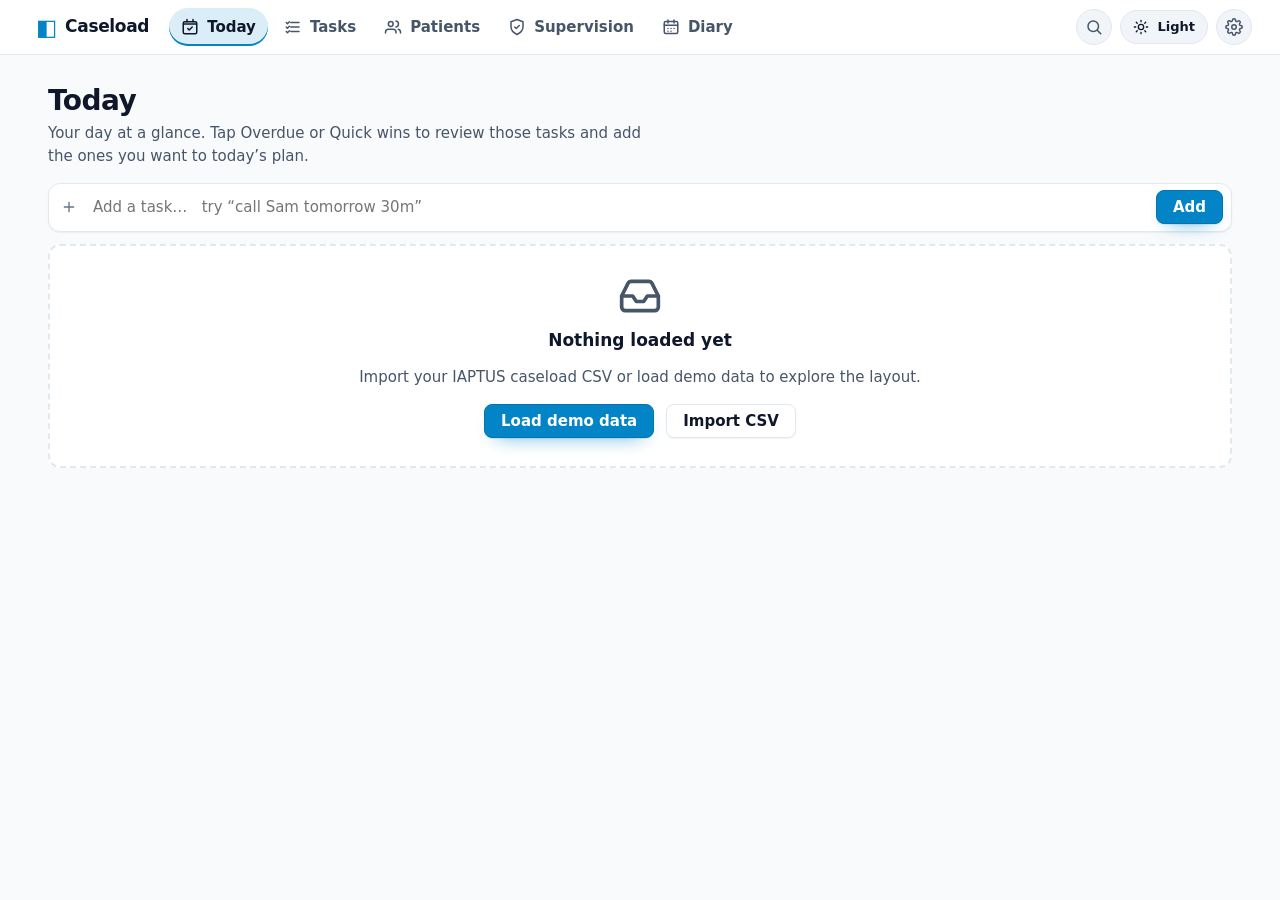
<file: index.html>
<!DOCTYPE html>
<html lang="en">
<head>
  <meta charset="UTF-8" />
  <meta name="viewport" content="width=device-width, initial-scale=1" />
  <title>Caseload Manager</title>
  <meta name="description" content="Offline, ADHD-friendly caseload, task and diary manager. Local data only." />
  <!-- Keeps this personal tool out of search engines (works on project pages too). Remove to allow indexing. -->
  <meta name="robots" content="noindex" />
  <meta name="color-scheme" content="light dark" />
  <meta name="theme-color" content="#5b21b6" />

  <!-- PWA -->
  <link rel="manifest" href="manifest.webmanifest" />
  <link rel="icon" href="icon.svg" type="image/svg+xml" />
  <link rel="icon" href="icon-192.png" type="image/png" sizes="192x192" />
  <link rel="apple-touch-icon" href="apple-touch-icon.png" />
  <meta name="apple-mobile-web-app-capable" content="yes" />
  <meta name="apple-mobile-web-app-title" content="Caseload" />

  <link rel="stylesheet" href="styles.css" />
</head>
<body>
  <!-- Skip link for keyboard users -->
  <a class="skip-link" href="#view">Skip to main content</a>

  <div id="app" class="app">
    <!-- Sidebar primary navigation: routes, smart lists and global controls -->
    <header class="sidebar" id="sidebar" aria-label="Primary navigation">
      <div class="sidebar__row">
        <div class="sidebar__head">
          <a class="sidebar__brand" href="#/today" aria-label="Caseload home" title="Caseload">
            <span class="brand__mark" aria-hidden="true">◧</span>
            <span class="brand__name">Caseload</span>
          </a>
        </div>

        <nav class="side-nav" id="nav" aria-label="Main views"></nav>

        <div id="side-lists"></div>

        <div class="sidebar__spacer"></div>

        <div class="sidebar__foot">
          <button class="icon-btn" id="nav-search-btn" type="button" aria-label="Search" title="Search (Ctrl+K)">
            <svg class="icon" viewBox="0 0 24 24" fill="none" stroke="currentColor" stroke-width="2" stroke-linecap="round" stroke-linejoin="round" aria-hidden="true"><circle cx="11" cy="11" r="7"/><line x1="21" y1="21" x2="16.65" y2="16.65"/></svg>
          </button>
          <button class="theme-toggle" id="theme-toggle" type="button" aria-label="Toggle theme" title="Toggle theme">
            <span class="theme-toggle__icon" aria-hidden="true"><svg class="icon" viewBox="0 0 24 24" fill="none" stroke="currentColor" stroke-width="2" stroke-linecap="round" stroke-linejoin="round"><circle cx="12" cy="12" r="4"/><path d="M12 2v2M12 20v2M4.93 4.93l1.41 1.41M17.66 17.66l1.41 1.41M2 12h2M20 12h2M6.34 17.66l-1.41 1.41M19.07 4.93l-1.41 1.41"/></svg></span>
            <span class="theme-toggle__label">Theme</span>
          </button>
          <button class="icon-btn" data-action="goto-settings" aria-label="Settings" title="Settings">
            <svg class="icon" viewBox="0 0 24 24" fill="none" stroke="currentColor" stroke-width="2" stroke-linecap="round" stroke-linejoin="round" aria-hidden="true"><circle cx="12" cy="12" r="3"/><path d="M19.4 15a1.7 1.7 0 0 0 .34 1.87l.06.06a2 2 0 1 1-2.83 2.83l-.06-.06a1.7 1.7 0 0 0-1.87-.34 1.7 1.7 0 0 0-1 1.55V21a2 2 0 1 1-4 0v-.09a1.7 1.7 0 0 0-1.11-1.55 1.7 1.7 0 0 0-1.87.34l-.06.06a2 2 0 1 1-2.83-2.83l.06-.06a1.7 1.7 0 0 0 .34-1.87 1.7 1.7 0 0 0-1.55-1H3a2 2 0 1 1 0-4h.09A1.7 1.7 0 0 0 4.64 8.9a1.7 1.7 0 0 0-.34-1.87l-.06-.06a2 2 0 1 1 2.83-2.83l.06.06a1.7 1.7 0 0 0 1.87.34H9a1.7 1.7 0 0 0 1-1.55V3a2 2 0 1 1 4 0v.09a1.7 1.7 0 0 0 1 1.55 1.7 1.7 0 0 0 1.87-.34l.06-.06a2 2 0 1 1 2.83 2.83l-.06.06a1.7 1.7 0 0 0-.34 1.87V9a1.7 1.7 0 0 0 1.55 1H21a2 2 0 1 1 0 4h-.09a1.7 1.7 0 0 0-1.55 1Z"/></svg>
          </button>
        </div>
      </div>
    </header>

    <div class="sidebar-backdrop" id="sidebar-backdrop" data-action="close-sidebar" hidden></div>

    <div class="content">
      <!-- Compact top bar: only shown on small screens where the sidebar is off-canvas -->
      <header class="topbar">
        <button class="topbar__menu" data-action="toggle-sidebar" aria-label="Toggle navigation"
                aria-expanded="false" aria-controls="sidebar">
          <span aria-hidden="true"><svg class="icon" viewBox="0 0 24 24" fill="none" stroke="currentColor" stroke-width="2" stroke-linecap="round" stroke-linejoin="round"><path d="M4 6h16M4 12h16M4 18h16"/></svg></span>
        </button>
        <span class="topbar__title">Caseload Manager</span>
      </header>

      <!-- Router renders the active view here -->
      <main id="view" class="view" tabindex="-1"></main>
    </div>

    <!-- Floating quick-add task button (also Alt+E) -->
    <button class="fab" id="fab-new-task" data-action="new-task"
            aria-label="New task (Alt+E)" title="New task (Alt+E)">
      <span class="fab__label" aria-hidden="true">New task</span>
      <span class="fab__icon" aria-hidden="true">＋</span>
    </button>

    <!-- Overlay roots -->
    <div id="modal-root" class="modal-root" hidden></div>
    <div id="toast-root" class="toast-root" role="status" aria-live="polite"></div>

    <!-- Patient details drawer -->
    <div id="drawer-root" class="drawer-root" aria-hidden="true">
      <div class="drawer-backdrop" data-action="close-drawer"></div>
      <aside class="drawer" role="dialog" aria-label="Patient details">
        <div id="drawer-content"></div>
      </aside>
    </div>
  </div>

  <!-- Hidden file input reused by import controls -->
  <input type="file" id="file-input" accept=".csv,.json,text/csv,application/json" hidden />

  <script src="app.js"></script>
</body>
</html>
</file>
<file: styles.css>
/* ==========================================================================
   Caseload Manager — styles.css
   ADHD-friendly: low clutter, high functional contrast, generous spacing.
   All theme values live in :root so contrast/tweaks stay centralised.
   ========================================================================== */

/* ---- Design tokens ------------------------------------------------ */
:root {
  /* Native controls (select popups, date/time pickers, scrollbars) follow the
     app theme rather than the OS preference — otherwise a light theme on a
     dark-mode OS renders controls dark with dark text. */
  color-scheme: light;
  /* Spacing scale (4px base) */
  --space-1: 4px;
  --space-2: 8px;
  --space-3: 12px;
  --space-4: 16px;
  --space-5: 20px;
  --space-6: 28px;

  /* Radii & elevation */
  --radius-sm: 8px;
  --radius: 12px;
  --radius-lg: 16px;
  --shadow-sm: 0 1px 1px rgba(15, 23, 42, 0.02), 0 1px 2px rgba(15, 23, 42, 0.04);
  --shadow: 0 1px 2px rgba(15, 23, 42, 0.02), 0 4px 16px -4px rgba(15, 23, 42, 0.12);
  --shadow-lg: 0 2px 4px rgba(15, 23, 42, 0.02), 0 24px 48px -24px rgba(15, 23, 42, 0.24);

  /* Typography */
  --font: system-ui, -apple-system, "Segoe UI", Roboto, Helvetica, Arial, sans-serif;
  --font-mono: ui-monospace, SFMono-Regular, Menlo, Consolas, monospace;
  --fs-sm: 0.8125rem;
  --fs-base: 0.9375rem;
  --fs-lg: 1.0625rem;
  --fs-xl: 1.375rem;
  --fs-2xl: 1.75rem;

  /* Surfaces & text */
  --bg: #F8FAFC;
  --surface: #FFFFFF;
  --surface-2: #F1F5F9;
  --surface-3: #E2E8F0;
  --border: #E2E8F0;
  --border-strong: #CBD5E1;
  --text: #0F172A;
  --text-muted: #475569;
  --text-faint: #64748B;

  /* Brand & semantic colours */
  --accent: #0284C7;
  --accent-hover: #0369A1;
  --accent-contrast: #FFFFFF;
  --danger: #DC2626;
  --warning: #D97706;
  --success: #059669;
  --info: #0D9488;

  /* Semantic tints (backgrounds for badges) */
  --danger-tint: #FEE2E2;
  --warning-tint: #FEF3C7;
  --success-tint: #ECFDF5;
  --info-tint: #CCFBF1;
  --accent-tint: #E0F2FE;

  --focus-ring: 3px solid #2f7dff;
  /* Checkmark drawn inside a checked square checkbox (colour per theme) */
  --checkbox-check: url("data:image/svg+xml,%3Csvg xmlns='http://www.w3.org/2000/svg' viewBox='0 0 16 16'%3E%3Cpath d='M3 8.5l3.2 3.2L13 4.8' fill='none' stroke='%23ffffff' stroke-width='2.6' stroke-linecap='round' stroke-linejoin='round'/%3E%3C/svg%3E");
}

[data-theme="dark"] {
  color-scheme: dark;
  --bg: #0B0F14;
  --surface: #111418;
  --surface-2: #151A21;
  --surface-3: #1F242C;
  --border: #2A3038;
  --border-strong: #3B4450;
  --text: #F8FAFC;
  --text-muted: #CBD5E1;
  --text-faint: #A9B4C2;

  --accent: #38BDF8;
  --accent-hover: #0EA5E9;
  --accent-contrast: #0B0F14;
  --danger: #EF4444;
  --warning: #FBBF24;
  --success: #34D399;
  --info: #5EEAD4;

  --danger-tint: #450A0A;
  --warning-tint: #451A03;
  --success-tint: #052E16;
  --info-tint: #134E4A;
  --accent-tint: #082F49;

  --focus-ring: 3px solid #a5b4fc;
  --checkbox-check: url("data:image/svg+xml,%3Csvg xmlns='http://www.w3.org/2000/svg' viewBox='0 0 16 16'%3E%3Cpath d='M3 8.5l3.2 3.2L13 4.8' fill='none' stroke='%230b1020' stroke-width='2.6' stroke-linecap='round' stroke-linejoin='round'/%3E%3C/svg%3E");
  --shadow-sm: 0 1px 1px rgba(0, 0, 0, 0.25), 0 1px 2px rgba(0, 0, 0, 0.4);
  --shadow: 0 1px 1px rgba(0, 0, 0, 0.25), 0 10px 30px -12px rgba(15, 23, 42, 0.9);
  --shadow-lg: 0 2px 4px rgba(0, 0, 0, 0.3), 0 40px 60px -40px rgba(99, 102, 241, 0.25);
}

[data-theme="contrast"] {
  color-scheme: dark;
  --bg: #000000;
  --surface: #000000;
  --surface-2: #0a0a0a;
  --surface-3: #141414;
  --border: #ffffff;
  --border-strong: #ffffff;
  --text: #ffffff;
  --text-muted: #f0f0f0;
  --text-faint: #e0e0e0;

  --accent: #ffe600;
  --accent-hover: #fff45c;
  --accent-contrast: #000000;
  --danger: #ff6b6b;
  --warning: #ffd93d;
  --success: #66ff8a;
  --info: #7fc4ff;

  --danger-tint: #330000;
  --warning-tint: #332800;
  --success-tint: #003314;
  --info-tint: #00264d;
  --accent-tint: #2a2700;

  --focus-ring: 3px solid #ffe600;
  --checkbox-check: url("data:image/svg+xml,%3Csvg xmlns='http://www.w3.org/2000/svg' viewBox='0 0 16 16'%3E%3Cpath d='M3 8.5l3.2 3.2L13 4.8' fill='none' stroke='%23000000' stroke-width='2.6' stroke-linecap='round' stroke-linejoin='round'/%3E%3C/svg%3E");
  --shadow-sm: none;
  --shadow: 0 0 0 1px #ffffff;
  --shadow-lg: 0 0 0 1px #ffffff, 0 0 0 4px color-mix(in srgb, #ffe600 40%, transparent);
}

/* ---- Reset / base ------------------------------------------------- */
*, *::before, *::after { box-sizing: border-box; }

/* Selection */
::selection {
  background: color-mix(in srgb, var(--accent) 24%, transparent);
  color: inherit;
}

body {
  margin: 0;
  background: var(--bg);
  color: var(--text);
  font-family: var(--font);
  font-size: var(--fs-base);
  line-height: 1.5;
  -webkit-font-smoothing: antialiased;
}

h1, h2, h3 { line-height: 1.25; margin: 0; }

a { color: var(--accent); }

button, input, select, textarea { font: inherit; color: inherit; }

input[readonly] { background: var(--surface-2); color: var(--text-muted); cursor: not-allowed; }

:focus-visible { outline: var(--focus-ring); outline-offset: 2px; }

.visually-hidden {
  position: absolute; width: 1px; height: 1px;
  padding: 0; margin: -1px; overflow: hidden;
  clip: rect(0 0 0 0); white-space: nowrap; border: 0;
}

.skip-link {
  position: absolute; left: var(--space-3); top: -48px;
  background: var(--accent); color: var(--accent-contrast);
  padding: var(--space-2) var(--space-4); border-radius: var(--radius-sm);
  z-index: 100; text-decoration: none; transition: top .15s ease;
}
.skip-link:focus { top: var(--space-3); }

/* ---- App shell ---------------------------------------------------- */
:root { --sidebar-h: 76px; --sidebar-h-collapsed: 60px; }

.app {
  display: flex;
  flex-direction: column;
  min-height: 100vh;
}

/* Sidebar (desktop/top) */
.sidebar {
  position: sticky; top: 0; z-index: 40;
  align-self: stretch;
  background: var(--surface);
  backdrop-filter: none;
  -webkit-backdrop-filter: none;
  border-bottom: 1px solid var(--border);
  box-shadow: none;
}

.sidebar__row {
  display: flex;
  align-items: center;
  gap: var(--space-3);
  padding: var(--space-2) clamp(var(--space-4), 4vw, var(--space-6));
  flex-wrap: nowrap;
  overflow-x: auto;
  overflow-y: hidden;
  max-height: var(--sidebar-h);
  transition: max-height .18s ease, padding .18s ease, gap .18s ease;
}

.sidebar__head {
  display: flex;
  align-items: center;
  gap: var(--space-2);
  flex: none;
}
.sidebar__head .sidebar__brand { flex: none; min-width: 0; }

.sidebar__brand {
  display: flex; align-items: center; gap: var(--space-2);
  font-weight: 800; text-decoration: none; color: var(--text);
  padding: var(--space-1) var(--space-2);
  border-radius: var(--radius-sm);
  white-space: nowrap;
  letter-spacing: -0.01em;
}
.sidebar__brand:hover { background: var(--surface-2); }
.brand__mark { color: var(--accent); font-size: 1.5em; line-height: 1; }
.brand__name { font-size: var(--fs-lg); letter-spacing: -0.02em; }

.sidebar__toggle {
  display: none;
}

/* Sidebar nav + smart lists */
.side-nav, #side-lists {
  display: flex;
  flex-direction: row;
  align-items: center;
  gap: var(--space-1);
  flex-wrap: nowrap;
}

.side-group__title {
  display: none;
}
.side-link {
  display: flex; align-items: center; gap: var(--space-2);
  appearance: none; border: 0; background: transparent; color: var(--text-muted);
  font: inherit; font-weight: 600; text-align: left; cursor: pointer;
  padding: 6px var(--space-3);
  border-radius: 999px;
  text-decoration: none;
  white-space: nowrap;
  min-height: 38px;
  transition: color .15s ease, background .15s ease, box-shadow .15s ease, transform .15s ease;
}
.side-link:hover { background: var(--surface-2); color: var(--text); }
.side-link[aria-current="page"], .side-link--on { background: color-mix(in srgb, var(--accent) 14%, transparent); color: var(--text); box-shadow: inset 0 -2px 0 var(--accent); }
.side-link__icon { flex: none; width: 18px; height: 18px; display: grid; place-items: center; }
.side-link__icon svg { width: 18px; height: 18px; display: block; }
.side-link__label { overflow: hidden; text-overflow: ellipsis; white-space: nowrap; }
.side-link__count {
  font-size: var(--fs-sm); font-weight: 700;
  color: var(--text-faint); background: var(--surface-2); border-radius: 999px;
  padding: 0 var(--space-2); min-width: 1.5em; text-align: center;
}
.side-link--on .side-link__count { background: var(--accent); color: var(--accent-contrast); }

.sidebar__spacer { flex: 1 1 auto; min-width: var(--space-2); }

.sidebar__foot {
  display: flex;
  align-items: center;
  gap: var(--space-2);
  flex: none;
  margin-left: auto;
}
.theme-toggle {
  display: inline-flex;
  align-items: center;
  gap: var(--space-2);
  appearance: none;
  border: 1px solid var(--border);
  background: var(--surface-2);
  color: var(--text);
  padding: 6px var(--space-3);
  border-radius: 999px;
  font: inherit;
  font-weight: 600;
  cursor: pointer;
  transition: background .15s ease, border-color .15s ease, transform .15s ease;
}
.theme-toggle:hover { background: var(--surface-3); }
.theme-toggle__icon { line-height: 1; }
.theme-toggle__label { font-size: var(--fs-sm); }
.icon-btn {
  display: inline-flex;
  align-items: center;
  justify-content: center;
  width: 36px;
  height: 36px;
  appearance: none;
  border: 1px solid var(--border);
  background: var(--surface-2);
  color: var(--text-muted);
  border-radius: 999px;
  cursor: pointer;
  padding: 0;
  transition: background .15s ease, color .15s ease, transform .15s ease;
}
.icon-btn:hover { background: var(--surface-3); color: var(--text); }
/* The 1px lift on hover is decoration: only run it when the user is happy
   for movement (prefers-reduced-motion: reduce already kills transitions,
   but a transform is an instant jump, not an animation, so gate it here). */
@media (prefers-reduced-motion: no-preference) {
  .side-link:hover,
  .theme-toggle:hover,
  .icon-btn:hover { transform: translateY(-1px); }
}
.icon-btn .icon { width: 18px; height: 18px; }
.side-pills { display: flex; flex-wrap: nowrap; gap: var(--space-1); }

.pill {
  font-size: var(--fs-sm); color: var(--text-muted);
  background: var(--surface-2); border: 1px solid var(--border);
  padding: 4px var(--space-2);
  border-radius: 999px;
  white-space: nowrap;
}

/* Offline-ready indicator + inline warnings (Phase 6) */
#pwa-pill { color: var(--success); }
.is-offline #pwa-pill { color: var(--warning); }
.hint--warning { color: var(--warning); font-weight: 600; }

/* Content column */
.content { display: flex; flex-direction: column; min-width: 0; flex: 1; }

.topbar {
  display: none; position: sticky; top: 0; z-index: 30;
  align-items: center; gap: var(--space-3);
  padding: var(--space-2) var(--space-4);
  background: var(--surface); border-bottom: 1px solid var(--border);
}
.topbar__menu {
  appearance: none; border: 1px solid var(--border); background: var(--surface-2);
  color: var(--text); border-radius: var(--radius-sm); cursor: pointer;
  width: 40px; height: 40px; font-size: 1.1rem; display: grid; place-items: center;
}
.topbar__title { font-weight: 700; }

/* ---- Main view ---------------------------------------------------- */
.view {
  flex: 1; width: 100%; max-width: 1240px;
  margin-inline: auto; padding: clamp(var(--space-4), 3vw, var(--space-6));
}
.view:focus { outline: none; }


.view__head { margin-bottom: var(--space-4); }
/* Header with actions: title block left, buttons top-right (SaaS convention). */
.view__head--split {
  display: flex; align-items: flex-start; justify-content: space-between;
  gap: var(--space-4); flex-wrap: wrap;
}
.view__head--split > div { min-width: 0; }
.view__actions { display: flex; align-items: center; gap: var(--space-2); flex: none; }
.view__title { font-size: var(--fs-2xl); letter-spacing: -0.02em; }
.view__subtitle { color: var(--text-muted); margin-top: var(--space-1); max-width: 65ch; }

/* ---- Cards / panels ---------------------------------------------- */
.panel {
  background: var(--surface); border: 1px solid var(--border);
  border-radius: var(--radius-lg); padding: var(--space-4);
  box-shadow: var(--shadow);
}
.panel + .panel { margin-top: var(--space-3); }
.panel__title { font-size: var(--fs-lg); margin-bottom: var(--space-2); }

/* Cards carry their accent along the TOP, not the left: a tinted header band
   that bleeds to the card edges with the title sitting inside it. */
.panel > .panel__title:first-child {
  margin: calc(-1 * var(--space-4)) calc(-1 * var(--space-4)) var(--space-3);
  padding: var(--space-3) var(--space-4);
  background: var(--card-tint, var(--surface-2));
  color: var(--card-accent, var(--text));
  border-bottom: 1px solid var(--border);
  border-top-left-radius: calc(var(--radius) - 1px);
  border-top-right-radius: calc(var(--radius) - 1px);
  font-size: var(--fs-base); font-weight: 700;
}
.panel > .panel__title .panel__subhead { margin: 0 0 0 var(--space-2); }

/* Collapsible card header (Today view): the title row is a button that folds the
   body away, leaving a slim card with just its heading. */
.panel__title--btn {
  display: flex; align-items: center; justify-content: space-between;
  gap: var(--space-2); text-align: left;
  /* A <button> won't stretch at auto width, so fill the full bleed explicitly:
     100% of the panel's content box plus the header's negative side margins. */
  width: calc(100% + var(--space-4) * 2);
  font-family: inherit; cursor: pointer; appearance: none;
  background: none; border: 0; border-radius: 0;
}
.panel__title--btn:hover { filter: brightness(.97); }
.panel__title--btn:focus-visible { outline: 2px solid var(--accent); outline-offset: -2px; }
.panel__chevron {
  flex: none; display: inline-grid; place-items: center;
  width: 1.15em; height: 1.15em;
  transition: transform .18s ease;
}
.panel--collapsed .panel__chevron { transform: rotate(-90deg); }

/* A folded card is just its heading band — no body, no trailing padding. */
.panel--collapsed { padding-bottom: 0; }
.panel--collapsed > .panel__title:first-child { margin-bottom: 0; border-bottom: 0; }
.panel--collapsed .panel__list { display: none; }
.next-up__title { font-weight: 700; font-size: var(--fs-lg); margin-bottom: var(--space-1); }

.card-grid {
  display: grid; gap: var(--space-3);
  grid-template-columns: repeat(auto-fill, minmax(220px, 1fr));
}

.stat-grid {
  display: grid; grid-template-columns: repeat(auto-fit, minmax(64px, 1fr));
  gap: var(--space-2); margin-bottom: var(--space-3);
}
.stat {
  background: var(--surface); border: 1px solid var(--border);
  border-top: 4px solid var(--accent);
  border-radius: var(--radius); padding: var(--space-2);
  box-shadow: var(--shadow-sm);
  aspect-ratio: 1/1; display: flex; flex-direction: column;
  align-items: center; justify-content: center; text-align: center;
}
.stat--danger { border-top-color: var(--danger); }
.stat--warning { border-top-color: var(--warning); }
.stat--success { border-top-color: var(--success); }
.stat__value { font-size: var(--fs-lg); font-weight: 700; line-height: 1.1; font-variant-numeric: tabular-nums; }
.stat__label { color: var(--text-muted); font-size: var(--fs-sm); margin-top: var(--space-1); }

/* Compact, tappable stat pills (Today view) */
.stat-grid--compact {
  display: flex; flex-wrap: wrap; gap: var(--space-2);
  margin-bottom: var(--space-3);
}
.stat--compact {
  aspect-ratio: auto; flex-direction: row; align-items: center;
  gap: var(--space-2); padding: var(--space-1) var(--space-3);
  width: auto; min-width: 0;
  font: inherit; color: var(--text); text-align: left;
}
button.stat--compact { cursor: pointer; }
.stat--compact .stat__value { font-size: var(--fs-lg); font-variant-numeric: tabular-nums; }
.stat--compact .stat__label { margin-top: 0; }
.stat--compact:hover { border-color: var(--border-strong); }

.panel__subhead {
  font-size: var(--fs-sm); font-weight: 700; color: var(--text-muted);
  text-transform: uppercase; letter-spacing: 0.04em;
  margin: var(--space-3) 0 var(--space-2);
}
.panel__subhead:first-child { margin-top: 0; }

/* ---- Buttons ------------------------------------------------------ */
.btn {
  appearance: none; cursor: pointer;
  border: 1px solid var(--border); background: var(--surface);
  color: var(--text); padding: 7px var(--space-4);
  border-radius: var(--radius-sm); font-weight: 600;
  display: inline-flex; align-items: center; gap: var(--space-2);
  transition: background .15s ease, border-color .15s ease, color .15s ease, box-shadow .15s ease, transform .15s ease;
  box-shadow: var(--shadow-sm);
  text-decoration: none; line-height: 1.2;
}
.btn:hover { background: var(--surface-2); }
.btn:active { transform: translateY(1px); }
.btn--primary {
  background: var(--accent);
  border-color: color-mix(in srgb, var(--accent) 88%, black);
  color: var(--accent-contrast);
  box-shadow: 0 1px 1px rgba(15, 23, 42, 0.08), 0 8px 20px -12px var(--accent);
}
.btn--primary:hover { background: var(--accent-hover); border-color: var(--accent-hover); }
.btn--danger { color: var(--danger); border-color: var(--danger); background: transparent; }
.btn--danger:hover { background: var(--danger-tint); }
.btn--ghost { border-color: transparent; background: transparent; color: var(--text-muted); }
.btn--ghost:hover { background: var(--surface-2); color: var(--text); }
.btn[disabled] { opacity: .5; cursor: not-allowed; }
.btn--sm { padding: 2px var(--space-2); font-size: var(--fs-sm); font-weight: 600; }

.btn-row { display: flex; gap: var(--space-3); flex-wrap: wrap; align-items: center; }

/* Keyboard hint chip */
.kbd {
  font-family: var(--font-mono); font-size: 0.72em; font-weight: 600;
  border: 1px solid var(--border-strong); border-bottom-width: 2px;
  border-radius: 4px; padding: 0 5px; background: var(--surface-2);
  color: var(--text-muted); white-space: nowrap;
}
.btn--primary .kbd { background: transparent; color: inherit; border-color: currentColor; opacity: 0.85; }

/* Floating quick-add task button — extends on hover to reveal its purpose */
.fab {
  position: fixed; z-index: 30;
  right: clamp(var(--space-4), 4vw, var(--space-6));
  bottom: clamp(var(--space-4), 4vw, var(--space-6));
  display: inline-flex; align-items: center; justify-content: flex-end;
  height: 56px; padding: 0;
  border: 1px solid color-mix(in srgb, var(--accent) 80%, black);
  background: var(--accent);
  box-shadow: var(--shadow-lg);
  transition: transform .2s ease, background .15s ease, box-shadow .25s ease;
}
.fab:hover, .fab:focus-visible {
  background: var(--accent-hover);
  transform: translateY(-2px);
  box-shadow: 0 16px 40px rgba(15, 23, 42, .3);
}
.fab:active { transform: translateY(-1px); }
/* Soft pulse ring that appears with the label */
.fab::after {
  content: ''; position: absolute; inset: 0; border-radius: inherit;
  box-shadow: 0 0 0 0 var(--accent-tint); pointer-events: none;
  transition: box-shadow .3s ease;
}
.fab:hover::after, .fab:focus-visible::after { box-shadow: 0 0 0 7px var(--accent-tint); }

.fab__label {
  max-width: 0; opacity: 0; overflow: hidden; white-space: nowrap;
  text-indent: var(--space-4);
  font-weight: 700; font-size: var(--fs-base);
  transition: max-width .3s cubic-bezier(.2, .8, .2, 1), opacity .2s ease, padding-right .3s ease;
}
.fab:hover .fab__label, .fab:focus-visible .fab__label {
  max-width: 8rem; opacity: 1; padding-right: var(--space-3);
}
.fab__icon {
  flex: none; width: 56px; height: 56px;
  display: grid; place-items: center; font-size: 1.9rem; line-height: 1;
}
.fab:hover .fab__icon, .fab:focus-visible .fab__icon {
  animation: fab-pop .5s cubic-bezier(.2, .9, .3, 1.3);
}
@keyframes fab-pop {
  0%   { transform: scale(1) rotate(0deg); }
  50%  { transform: scale(1.3) rotate(90deg); }
  100% { transform: scale(1) rotate(0deg); }
}
/* Touch affordance only: every desktop view has an inline quick-add and its
   action buttons, so the FAB would be a duplicate — and it overlaps row
   menus in the Tasks table. Below the phone breakpoint it earns its keep. */
.fab { display: none; }
@media (max-width: 860px) {
  .fab { display: inline-flex; }
}

/* ---- Empty states ------------------------------------------------- */
.empty {
  text-align: center; padding: var(--space-6) var(--space-4);
  border: 2px dashed var(--border); border-radius: var(--radius);
  background: var(--surface); color: var(--text-muted);
}
.empty__icon { font-size: 2.5rem; }
.empty__title { color: var(--text); font-size: var(--fs-lg); margin: var(--space-3) 0 var(--space-2); }
.empty .btn-row { justify-content: center; margin-top: var(--space-4); }

/* ---- Toasts ------------------------------------------------------- */
.toast-root {
  position: fixed; right: var(--space-5); bottom: calc(var(--space-5) + 72px);
  display: flex; flex-direction: column; gap: var(--space-2);
  z-index: 60; max-width: min(360px, 90vw);
}
.toast {
  background: var(--surface); border: 1px solid var(--border);
  border-top: 4px solid var(--accent);
  padding: var(--space-3) var(--space-4); border-radius: var(--radius-sm);
  box-shadow: var(--shadow-lg); animation: toast-in .18s ease;
}
.toast--error { border-top-color: var(--danger); }
.toast--success { border-top-color: var(--success); }
@keyframes toast-in { from { opacity: 0; transform: translateY(6px); } }

/* ---- Modal -------------------------------------------------------- */
/* IMPORTANT: `hidden` must win over `display: grid` or the empty modal
   backdrop would permanently block the whole page. */
.modal-root[hidden] { display: none !important; }
.modal-root {
  position: fixed; inset: 0; z-index: 50;
  display: grid; place-items: center; padding: var(--space-5);
  background: rgba(15, 23, 42, 0.5);
}
.modal {
  background: var(--surface); border: 1px solid var(--border);
  border-radius: var(--radius-lg); box-shadow: var(--shadow-lg);
  width: min(640px, 100%); max-height: 86vh;
  /* Flex column so the head and the action row stay put while the body
     scrolls — long forms never bury their Save/Cancel buttons. */
  display: flex; flex-direction: column; overflow: hidden;
  padding: var(--space-5);
}
.modal__head { display: flex; justify-content: space-between; align-items: center; margin-bottom: var(--space-4); flex: none; }
.modal__body { flex: 1 1 auto; min-height: 0; overflow-y: auto; }
/* Actions rendered by openModal sit directly in the modal, after the body. */
.modal > .btn-row { flex: none; }
.modal__title { font-size: var(--fs-xl); }
.modal__hint { color: var(--text-muted); font-size: var(--fs-sm); margin: 0 0 var(--space-4); }

/* ---- Task list / rows -------------------------------------------- */
.task-list { list-style: none; margin: 0; padding: 0; display: flex; flex-direction: column; gap: var(--space-1); }

.task-row {
  display: flex; align-items: center; gap: var(--space-2);
  padding: var(--space-1) var(--space-3);
  border-radius: var(--radius-sm); border: 1px solid transparent;
}
.task-row:hover { background: var(--surface-2); }
.task-row--overdue {
  /* Calm urgency: a thin red edge instead of flooding the whole row. */
  box-shadow: inset 3px 0 0 var(--danger);
}
.task-row--overdue .task-row__meta { color: var(--danger); font-weight: 600; }

.task-row__check {
  position: relative;
  flex: none; width: 21px; height: 21px; border-radius: 3px;
  border: 2px solid var(--border-strong); background-color: transparent;
  color: var(--text-muted); cursor: pointer; font-size: 0.78rem;
  line-height: 1; display: grid; place-items: center;
  background-image: var(--checkbox-check);
  background-repeat: no-repeat; background-position: center;
  background-size: 0% 0%;
  transition: border-color .16s ease, color .16s ease,
              background-color .16s ease,
              background-size .2s cubic-bezier(.34, 1.4, .64, 1), transform .12s ease;
}
.task-row__check:hover { border-color: var(--accent); color: var(--accent); }
.task-row__check:active { transform: scale(.88); }
/* Transient states shown while a task toggle animates, before the list re-renders:
   a checkbox-style fill + tick growing in on complete, shrinking away on undo. */
.task-row__check--checking {
  border-color: var(--accent);
  background-color: var(--accent);
  background-size: 78% 78%;
  animation: check-pop .28s cubic-bezier(.34, 1.56, .64, 1);
}
.task-row__check--unchecking { animation: check-unpop .18s ease forwards; }
@keyframes check-unpop { to { transform: scale(.6); opacity: 0; } }
/* Expand the clickable area without changing the 21px visual (WCAG 2.5.8). */
.task-row__check::after { content: ""; position: absolute; inset: -11px; border-radius: 6px; }

/* Patient name always sits above the task title */
.task-row__patient {
  font-size: var(--fs-sm); font-weight: 700; color: var(--text);
  overflow: hidden; text-overflow: ellipsis; white-space: nowrap;
}
.task-row__title { font-weight: 600; }
/* Clickable task text (Caseload task lists, Today and Tasks views) — opens the task editor. */
.task-row__title--btn,
.task-line__title--btn {
  appearance: none; border: 0; background: transparent; color: inherit;
  font: inherit; font-weight: 600; padding: 0; margin: 0; text-align: left; cursor: pointer;
}
.task-row__title--btn:not(.task-row__title--strike):hover,
.task-line__title--btn:hover { text-decoration: underline; }
.task-row__title--btn:focus-visible,
.task-line__title--btn:focus-visible { outline: 2px solid var(--accent); outline-offset: 2px; border-radius: 3px; }
.task-row__meta { margin-left: auto; color: var(--text-muted); font-size: var(--fs-sm); white-space: nowrap; }

/* Colour tag swatch used for patients */
.tag {
  flex: none; display: inline-block; vertical-align: middle;
  width: 13px; height: 13px; border-radius: 50%;
  background: var(--tag, var(--accent));
  filter: drop-shadow(0 0 1px rgba(0, 0, 0, .45));
}
/* Untagged patients show a dashed placeholder circle so the colour control is
   always visible where you'd look for it. */
button.tag.tag--empty, .tag--empty {
  background: transparent;
  border: 1.5px dashed var(--border-strong);
  filter: none;
}
/* The interactive variant (Caseload/Patients rows + cards) — a real button. */
button.tag { appearance: none; border: 0; padding: 0; cursor: pointer; }
button.tag:hover, button.tag:focus-visible { box-shadow: 0 0 0 3px var(--accent-tint); }
button.tag:focus-visible { outline: 2px solid var(--accent); outline-offset: 2px; }
.tag-wrap, .id-wrap { display: inline-flex; align-items: center; gap: var(--space-1); }

/* ---- Data table --------------------------------------------------- */
.data-table { width: 100%; border-collapse: collapse; font-size: var(--fs-base); }
.data-table th, .data-table td {
  text-align: left; padding: var(--space-2) var(--space-3);
  border-bottom: 1px solid var(--border);
}
.data-table th {
  color: var(--text-muted); font-size: var(--fs-sm);
  text-transform: uppercase; letter-spacing: 0.03em;
}
.data-table tbody tr:hover { background: var(--surface-2); }
.mono { font-family: var(--font-mono); font-size: var(--fs-sm); font-variant-numeric: tabular-nums; }

/* ---- CSV import modal -------------------------------------------- */
.dropzone {
  border: 2px dashed var(--border-strong); border-radius: var(--radius);
  background: var(--surface-2); text-align: center;
  padding: var(--space-5); cursor: pointer; transition: border-color .12s ease, background .12s ease;
}
.dropzone:hover, .dropzone--over { border-color: var(--accent); background: var(--success-tint); }
.dropzone__icon { font-size: 2.2rem; }
.dropzone h3 { margin-bottom: var(--space-2); }
.dropzone__hint { color: var(--text-muted); font-size: var(--fs-sm); margin: 0; }

.import-meta {
  margin-top: var(--space-4); padding: var(--space-2) var(--space-3);
  background: var(--surface-2); border-radius: var(--radius-sm);
  color: var(--text-muted); font-size: var(--fs-sm);
}

.mapping { display: flex; flex-direction: column; gap: var(--space-2); }
.mapping__row {
  display: flex; align-items: center; justify-content: space-between;
  gap: var(--space-4); padding: var(--space-2) 0;
  border-bottom: 1px dashed var(--border);
}
.mapping__row:last-child { border-bottom: none; }
.mapping__row span { font-weight: 600; }
.mapping__row select {
  min-width: 55%; background: var(--surface-2); color: var(--text);
  border: 1px solid var(--border); border-radius: var(--radius-sm);
  padding: var(--space-1) var(--space-2);
}

.table-scroll { overflow-x: auto; max-height: 240px; overflow-y: auto; }
.table-scroll .data-table th, .table-scroll .data-table td { white-space: nowrap; }

/* ---- Tasks spreadsheet -------------------------------------------- */
.table-wrap { overflow-x: auto; }
.task-table { min-width: 760px; }
.task-table .col-check { width: 2.2rem; text-align: center; }
.task-table th, .task-table td { white-space: nowrap; }
.task-table .col-task { min-width: 260px; white-space: normal; }
.task-table .col-actions { text-align: right; white-space: nowrap; }
.data-table th.num { text-align: right; }
.task-line__title { font-weight: 600; }
.task-line--overdue td:first-child { box-shadow: inset 3px 0 0 var(--danger); }
.task-line--overdue td { border-bottom-color: color-mix(in srgb, var(--danger) 35%, var(--border)); }
.task-line--overdue .col-due { font-weight: 700; }
.task-line__pin { font-size: .85em; }
.muted { color: var(--text-faint); }
.prio {
  display: inline-flex; align-items: center; gap: .4em; white-space: nowrap;
  text-transform: capitalize; font-size: var(--fs-sm); color: var(--text-muted);
}
.prio__dot { width: 8px; height: 8px; border-radius: 50%; background: currentColor; }
.prio--high { color: var(--danger); font-weight: 700; }
.prio--low { color: var(--text-faint); }
.group-name { font-weight: 700; color: var(--text); }
.group-sub { margin-left: var(--space-2); font-weight: 500; color: var(--text-faint); font-size: var(--fs-sm); }
.table-empty { text-align: center; color: var(--text-muted); padding: var(--space-5); }

/* ---- Caseload controls -------------------------------------------- */
.caseload-controls {
  display: flex; align-items: center; gap: var(--space-2); flex-wrap: wrap;
  margin: var(--space-3) 0;
}

.seg { display: inline-flex; border: 1px solid var(--border); border-radius: 999px; overflow: hidden; }
.seg__btn {
  appearance: none; border: 0; background: var(--surface); color: var(--text-muted);
  padding: var(--space-1) var(--space-4); font-weight: 600; cursor: pointer;
}
.seg__btn:hover { background: var(--surface-2); color: var(--text); }
.seg__btn--on { background: var(--accent); color: var(--accent-contrast); }

.pathway-tabs { display: flex; gap: var(--space-1); flex-wrap: wrap; overflow-x: auto; max-width: 100%; }
.path-tab {
  appearance: none; border: 1px solid transparent; background: var(--surface);
  color: var(--text-muted); padding: var(--space-1) var(--space-3);
  border-radius: 999px; font-weight: 600; cursor: pointer; white-space: nowrap;
}
.path-tab:hover { border-color: var(--border-strong); color: var(--text); }
.path-tab--on { background: var(--accent); color: var(--accent-contrast); }

.search {
  padding: var(--space-1) var(--space-3); border-radius: 999px;
  border: 1px solid var(--border); background: var(--surface); color: var(--text);
  min-width: 200px;
}
.search::placeholder { color: var(--text-faint); }

.group-label { display: inline-flex; align-items: center; gap: var(--space-2); color: var(--text-muted); font-size: var(--fs-sm); font-weight: 600; }
.group-label select {
  background: var(--surface); color: var(--text); border: 1px solid var(--border);
  border-radius: var(--radius-sm); padding: var(--space-1) var(--space-2);
}

/* ---- Sortable table ----------------------------------------------- */
.th-sort {
  appearance: none; border: 0; background: transparent; color: inherit;
  font: inherit; font-size: var(--fs-sm); font-weight: 700; cursor: pointer;
  text-transform: uppercase; letter-spacing: 0.03em; padding: 0; white-space: nowrap;
}
.th-sort:hover, .th-sort--on { color: var(--accent); }

.link-btn {
  appearance: none; border: 0; background: transparent; color: var(--accent);
  font: inherit; font-weight: 600; cursor: pointer; padding: 0; text-align: left;
}
.link-btn:hover { text-decoration: underline; }

.btn--icon {
  appearance: none; cursor: pointer; border: 0; background: transparent;
  color: var(--text-muted); font-size: 1.1rem; line-height: 1; padding: var(--space-1);
  border-radius: var(--radius-sm);
  display: inline-flex; align-items: center; justify-content: center;
}
.btn--icon:hover { background: var(--surface-3); color: var(--text); }
.btn--icon .icon { width: 16px; height: 16px; }

/* Caseload: quick "add to Supervision" toggle sitting ahead of the patient ID */
.supervision-add { color: var(--text-faint); }
.supervision-add:hover,
.supervision-add--on,
.supervision-add--on:hover { background: var(--accent-tint); color: var(--accent); }
.supervision-add--on .icon path:first-child { fill: color-mix(in srgb, var(--accent) 30%, transparent); }

/* Generic inline SVG icon (Phase C) */
.icon { width: 16px; height: 16px; display: block; }
/* Small variant for inside chips, captions and row meta text */
.icon--sm { display: inline-block; width: 13px; height: 13px; vertical-align: -2px; }
.chip { display: inline-flex; align-items: center; gap: 4px; }

.wait-badge { font-weight: 700; }
.wait-badge--danger { color: var(--danger); }

/* Colour-coded rows: the patient's chosen colour fills the whole row */
.data-table tbody tr.caseload-row--tagged {
  background: var(--surface-2);
  background: color-mix(in srgb, var(--row-accent) 10%, var(--surface));
  box-shadow: inset 4px 0 0 var(--row-accent);
}
.data-table tbody tr.caseload-row--tagged:hover {
  background: color-mix(in srgb, var(--row-accent) 18%, var(--surface));
}
.caseload-row--tagged td { border-bottom-color: color-mix(in srgb, var(--row-accent) 40%, var(--border)); }

.group-row td { background: var(--surface-2); font-weight: 700; color: var(--text-muted); }
.group-count {
  display: inline-block; min-width: 1.5em; text-align: center;
  background: var(--accent); color: var(--accent-contrast);
  border-radius: 999px; font-size: var(--fs-sm); padding: 0 var(--space-2); margin-left: var(--space-2);
  font-variant-numeric: tabular-nums;
}

.row-actions { position: relative; text-align: right; white-space: nowrap; }

/* ---- Caseload table: tighter, content-hugging columns -------------- */
/* Wide panels used to spread equal blank space between every pair of columns.
   Now every data column hugs its value and the trailing filler column absorbs
   the spare width, so the columns sit tight together and all the empty space
   falls after the row menu at the end of each row. */
.table-panel .data-table th,
.table-panel .data-table td { padding: var(--space-1) var(--space-2); }
.table-panel .data-table th:first-child,
.table-panel .data-table td:first-child { padding-left: var(--space-3); }
.table-panel .data-table thead th:not(.col-tail),
.table-panel .data-table tbody tr.caseload-row td:not(.row-tail) {
  width: 1px;
  white-space: nowrap;
}
.table-panel .data-table .col-tail,
.table-panel .data-table .row-tail { width: 100%; padding: 0; }
/* Keep the row menu aligned to the right edge of its own (now narrow) column. */
.table-panel .data-table .row-actions { text-align: right; }
/* Tasks can hold a wrapping list, so let that one column breathe vertically. */
.table-panel .data-table tbody tr.caseload-row td:nth-child(5) {
  white-space: normal;
  min-width: 9rem;
}

/* ---- Tasks: fill the screen, scroll rows, sticky header ------------ */
/* Same screen-filling pattern as the caseload: the page doesn't scroll, the
   table does, and the column headings stay pinned above the rows. */
.view--tasks {
  flex: none; height: 100vh; height: 100dvh;
  display: flex; flex-direction: column;
}
.view--tasks .view__head,
.view--tasks .quick-add,
.view--tasks .caseload-controls,
.view--tasks .field-row__hint { flex: none; }
.view--tasks .table-wrap { flex: 1 1 auto; min-height: 12rem; display: flex; flex-direction: column; }
.view--tasks .task-table-scroll {
  flex: 1 1 auto; min-height: 0; overflow: auto;
  border-radius: var(--radius-lg);
}
.task-table-scroll .data-table thead th {
  position: sticky; top: 0; z-index: 2;
  background: var(--surface);
  box-shadow: inset 0 -1px 0 var(--border);
}
.task-table-scroll .data-table th { color: var(--text-muted); }
@media (max-width: 860px) {
  .view--tasks { height: calc(100dvh - 56px); }
}

/* ---- Caseload: fill the screen and scroll the rows ------------------ */
/* A long caseload shouldn't grow the page: the view fills the viewport, the
   panel frame (and its sticky header) stay put, and only the rows scroll. */
.view--caseload {
  flex: none; height: 100vh; height: 100dvh;
  display: flex; flex-direction: column;
}
.view--caseload .view__head,
.view--caseload .caseload-controls { flex: none; }
.view--caseload #caseload-body {
  flex: 1 1 auto; min-height: 0; overflow-y: auto;
}
/* Table mode: keep the panel frame fixed and scroll just the row area. The
   panel hugs a short list, but never grows past the space available. */
.view--caseload-table #caseload-body { overflow: auto; display: flex; flex-direction: column; }
.view--caseload-table .table-panel {
  flex: 0 1 auto; max-height: 100%; min-height: 0;
  display: flex; flex-direction: column;
}
.caseload-table-scroll { flex: 1 1 auto; min-height: 6rem; overflow: auto; }
/* Sticky header (border drawn with an inset shadow so it survives scrolling). */
.caseload-table-scroll .data-table thead th {
  position: sticky; top: 0; z-index: 2;
  background: var(--surface);
  box-shadow: inset 0 -1px 0 var(--border);
}
@media (max-width: 860px) {
  /* Leave room for the sticky mobile topbar. */
  .view--caseload { height: calc(100dvh - 56px); }
}

/* ---- Collapsible per-patient task list (Caseload) ----------------- */
.row-tasks { vertical-align: top; }
.caseload-row td { vertical-align: top; }
.ptasks { display: flex; flex-direction: column; gap: var(--space-1); }
.ptasks__toggle {
  display: inline-flex; align-items: center; gap: var(--space-2);
  appearance: none; border: 0; background: transparent; color: var(--text-muted);
  font: inherit; font-size: var(--fs-sm); font-weight: 700; cursor: pointer;
  padding: 2px var(--space-2); border-radius: var(--radius-sm); align-self: flex-start;
}
.ptasks__toggle:hover { color: var(--text); background: var(--surface-2); }
.ptasks__caret { font-size: 0.85em; min-width: 1ch; text-align: center; }
.ptasks__list { display: flex; flex-direction: column; gap: var(--space-1); min-width: 220px; }
.ptasks__list .task-list { gap: 2px; }
.ptasks__list .task-row { padding: var(--space-1) var(--space-2); }
.ptasks__list .task-row__check { width: 22px; height: 22px; }
.ptasks__add {
  appearance: none; border: 1px dashed var(--border-strong); background: transparent;
  color: var(--text-muted); font: inherit; font-size: var(--fs-sm); font-weight: 600;
  cursor: pointer; border-radius: var(--radius-sm); padding: var(--space-1) var(--space-2);
  align-self: flex-start;
}
.ptasks__add:hover { color: var(--accent); border-color: var(--accent); }
.patient-card .ptasks { margin-top: var(--space-1); }

/* Context menu */
.row-menu {
  position: absolute; right: 0; top: calc(100% + 4px); z-index: 60;
  min-width: 220px; max-height: calc(100dvh - 1rem); overflow-y: auto;
  background: var(--surface); border: 1px solid var(--border);
  border-radius: var(--radius); box-shadow: var(--shadow-lg); padding: var(--space-2);
}
.row-menu__label {
  font-size: var(--fs-sm); font-weight: 700; color: var(--text-faint);
  text-transform: uppercase; letter-spacing: 0.04em; padding: var(--space-2) var(--space-2) var(--space-1);
}
.row-menu__item {
  display: block; width: 100%; text-align: left;
  appearance: none; border: 0; background: transparent; color: var(--text);
  font: inherit; padding: var(--space-2); border-radius: var(--radius-sm); cursor: pointer;
}
.row-menu__item:hover { background: var(--surface-2); }
.row-menu__item--danger { color: var(--danger); }
.row-menu__item--danger:hover { background: var(--danger-tint); }

.swatches { display: flex; gap: var(--space-1); padding: 0 var(--space-2) var(--space-2); flex-wrap: wrap; align-items: center; }
.swatch {
  width: 22px; height: 22px; border-radius: 50%; border: 2px solid var(--surface);
  box-shadow: 0 0 0 1px var(--border-strong); cursor: pointer; padding: 0;
}
.swatch--on { box-shadow: 0 0 0 2px var(--accent), 0 0 0 1px var(--border-strong); }
.swatch--custom { display: grid; place-items: center; }
.swatch--custom input {
  width: 100%; height: 100%; border: 0; padding: 0; background: transparent; cursor: pointer;
}

/* ---- Patient cards ------------------------------------------------ */
.patient-grid { display: grid; gap: var(--space-3); grid-template-columns: repeat(auto-fill, minmax(240px, 1fr)); }

.patient-card {
  position: relative; background: var(--surface); border: 1px solid var(--border);
  border-radius: var(--radius); padding: var(--space-4); box-shadow: var(--shadow-sm);
  display: flex; flex-direction: column; gap: var(--space-2);
}
/* Colour-coded card: the chosen colour tints the card and forms a header band
   across the top (accent on top, not on the left). */
.patient-card--tagged {
  background: var(--surface);
  background: color-mix(in srgb, var(--tag) 9%, var(--surface));
}
/* Header band, on every patient card — tinted by the tag colour when set. */
.patient-card > .patient-card__top {
  margin: calc(-1 * var(--space-4)) calc(-1 * var(--space-4)) 0;
  padding: var(--space-2) var(--space-4);
  background: var(--surface-2);
  border-bottom: 1px solid var(--border);
  border-top-left-radius: calc(var(--radius) - 1px);
  border-top-right-radius: calc(var(--radius) - 1px);
}
.patient-card--tagged > .patient-card__top {
  background: color-mix(in srgb, var(--tag) 18%, var(--surface));
  border-bottom-color: color-mix(in srgb, var(--tag) 32%, var(--border));
}
.patient-card--overdue > .patient-card__top {
  border-top-left-radius: calc(var(--radius) - 4px);
  border-top-right-radius: calc(var(--radius) - 4px);
}
.patient-card--breach { border-color: var(--danger); box-shadow: 0 0 0 2px var(--danger-tint) inset, var(--shadow); }
.patient-card--overdue { border-top: 4px solid var(--danger); }

.patient-card__top { display: flex; align-items: center; gap: var(--space-2); }
.patient-card__id { color: var(--text-faint); font-size: var(--fs-sm); margin-right: auto; overflow: hidden; text-overflow: ellipsis; }
.patient-card__name {
  appearance: none; border: 0; background: transparent; color: var(--text);
  font: inherit; font-size: var(--fs-lg); font-weight: 700; text-align: left; cursor: pointer; padding: 0;
}
.patient-card__name:hover { color: var(--accent); }

.patient-card__chips { display: flex; flex-wrap: wrap; gap: var(--space-1); }
.chip {
  font-size: var(--fs-sm); font-weight: 600; color: var(--text-muted);
  background: var(--surface-2); border: 1px solid var(--border);
  padding: 2px var(--space-2); border-radius: 999px;
}
.chip--danger { color: var(--danger); background: var(--danger-tint); border-color: var(--danger); }
.chip--accent { color: var(--accent-contrast); background: var(--accent); border-color: var(--accent); }

/* Empty-state and dropzone icons are now inline SVGs, not emoji glyphs. */
.empty__icon { display: grid; place-items: center; color: var(--text-muted); }
.empty__icon .icon,
.dropzone__icon .icon { width: 44px; height: 44px; }
.dropzone__icon { display: grid; place-items: center; color: var(--text-muted); }

/* ---- Drawer ------------------------------------------------------- */
.drawer-root { position: fixed; inset: 0; z-index: 45; visibility: hidden; }
.drawer-root.open { visibility: visible; }
.drawer-backdrop { position: absolute; inset: 0; background: rgba(15, 23, 42, 0.4); }
.drawer {
  position: absolute; top: 0; right: 0; height: 100%;
  width: min(440px, 94vw); background: var(--surface);
  border-left: 1px solid var(--border); box-shadow: var(--shadow-lg);
  overflow-y: auto; transform: translateX(102%); transition: transform .18s ease;
}
.drawer-root.open .drawer { transform: none; }

.drawer__head { padding: var(--space-5) var(--space-5) var(--space-4); background: var(--surface-2); border-bottom: 1px solid var(--border); }
.drawer__head--tagged {
  background: var(--surface-2);
  background: color-mix(in srgb, var(--tag) 10%, var(--surface-2));
  border-top: 5px solid var(--tag);
}
.drawer__head-row { display: flex; align-items: center; gap: var(--space-3); }
.drawer__title { font-size: var(--fs-xl); margin-right: auto; }
.drawer__section { padding: var(--space-4) var(--space-5); border-bottom: 1px solid var(--border); }
.drawer__section-head { display: flex; align-items: center; justify-content: space-between; gap: var(--space-3); margin-bottom: var(--space-3); }
.drawer__section-head .panel__title { margin-bottom: 0; }

.notes-input {
  width: 100%; resize: vertical; background: var(--surface); color: var(--text);
  border: 1px solid var(--border); border-radius: var(--radius-sm); padding: var(--space-2) var(--space-3);
}

.task-row--done .task-row__title { opacity: 0.55; }
.task-row__title--strike { text-decoration: line-through; }

/* ---- Quick task form ---------------------------------------------- */
.task-form { display: flex; flex-direction: column; gap: var(--space-4); }
.task-form label { display: flex; flex-direction: column; gap: var(--space-1); font-weight: 600; }
/* Read-only values shown inside a form (e.g. the fixed patient ID). */
.task-form input[readonly] { background: var(--surface-2); color: var(--text-muted); }
.task-form input, .task-form select, .task-form textarea {
  background: var(--surface); color: var(--text); border: 1px solid var(--border);
  border-radius: var(--radius-sm); padding: var(--space-2) var(--space-3); font-weight: 400;
}
.task-form textarea { width: 100%; resize: vertical; line-height: 1.55; }
.task-form__grid { display: grid; grid-template-columns: repeat(auto-fit, minmax(150px, 1fr)); gap: var(--space-3); }

/* ---- Settings rows ------------------------------------------------ */
.field-row {
  display: flex; justify-content: space-between; align-items: center;
  gap: var(--space-4); padding: var(--space-3) 0;
  border-bottom: 1px solid var(--border);
}
.field-row:last-child { border-bottom: none; }
.field-row__label { font-weight: 600; }
.field-row__hint { color: var(--text-muted); font-size: var(--fs-sm); }

/* ---- Phase 4: tasks, scoring & Today ----------------------------- */
/* Rich task item: main column + score chip + action buttons */
.task-row__main { flex: 1; min-width: 0; display: flex; flex-direction: column; gap: 1px; }
.task-row__main .task-row__meta { margin-left: 0; white-space: normal; }
/* Compact top line: patient on the left, supporting details pushed right. */
.task-row__top { display: flex; align-items: baseline; gap: var(--space-2); min-width: 0; }
.task-row__top .task-row__patient { flex: none; }
.task-row__top .task-row__meta { margin-left: auto; white-space: nowrap; overflow: hidden; text-overflow: ellipsis; }
.task-row__patient, .task-row__title, .task-row__meta { line-height: 1.25; }
.task-row__score {
  flex: none; font-weight: 700; font-size: var(--fs-sm);
  background: var(--surface-3); color: var(--text);
  border-radius: 999px; padding: 2px var(--space-2);
  min-width: 2.4em; text-align: center; font-variant-numeric: tabular-nums;
}
.task-row__actions { flex: none; display: flex; gap: var(--space-1); }
.due-overdue { color: var(--danger); font-weight: 700; }

/* Toned section panels — the tone now colours the top header band. */
.panel--danger  { --card-accent: var(--danger);  --card-tint: var(--danger-tint); }
.panel--warning { --card-accent: var(--warning); --card-tint: var(--warning-tint); }
.panel--success { --card-accent: var(--success); --card-tint: var(--success-tint); }
.panel--accent  { --card-accent: var(--accent);  --card-tint: var(--accent-tint); }

/* Today's-plan time budget bar */
.plan-bar {
  display: flex; height: 10px; border-radius: 999px; background: var(--surface-3);
  overflow: hidden; margin-bottom: var(--space-2);
}
.plan-bar__fill {
  height: 100%; background: var(--accent); border-radius: 999px;
  transition: width .2s ease;
}
/* Segments for the Today plan bar: diary bookings + planned tasks. */
.plan-bar__seg { height: 100%; transition: width .2s ease; }
.plan-bar__seg--booked { background: var(--info); }
.plan-bar__seg--planned { background: var(--accent); }
/* Inline colour keys in the "Today's plan" caption. */
.plan-key {
  display: inline-block; width: .7em; height: .7em; border-radius: 2px;
  margin-right: var(--space-1); vertical-align: baseline;
}
.plan-key--planned { background: var(--accent); }
.plan-key--booked { background: var(--info); }

/* Today: slimline schedule line — coloured booking bars on a thin line,
   time labels underneath, plus a live "now" marker. */
.schedule { margin-bottom: var(--space-3); }
.schedule__head {
  display: flex; align-items: baseline; justify-content: space-between;
  gap: var(--space-2); margin-bottom: var(--space-1);
}
.schedule__title { font-size: var(--fs-sm); font-weight: 600; color: var(--text-muted); }
.schedule__range { font-size: var(--fs-sm); color: var(--text-muted); }

.timeline { position: relative; padding-top: 24px; }
.timeline__line {
  position: relative; height: 8px; border-radius: 999px; background: var(--surface-3);
}
.timeline__bar {
  position: absolute; top: 0; bottom: 0; z-index: 1; min-width: 4px;
  padding: 0; border: 0; border-radius: 999px; cursor: pointer;
}
.timeline__bar:hover { filter: brightness(1.08); }
.timeline__bar--clinical { background: var(--accent); }
.timeline__bar--admin { background: var(--warning); }
.timeline__bar--non-clinical { background: var(--success); }
.timeline__now {
  position: absolute; top: -6px; bottom: -4px; width: 2px; z-index: 2;
  background: var(--danger); border-radius: 2px;
}
.timeline__now::before {
  content: ""; position: absolute; top: -4px; left: 50%;
  width: 8px; height: 8px; margin-left: -4px; border-radius: 50%;
  background: var(--danger);
}
.timeline__now-label {
  position: absolute; top: -16px; left: 50%; transform: translateX(-50%);
  padding: 0 4px; border-radius: 6px; background: var(--danger); color: #fff;
  font-size: 0.7rem; font-weight: 700; line-height: 1.3; white-space: nowrap;
}
.timeline__axis { position: relative; height: 14px; margin-top: 4px; }
.timeline__axis-label {
  position: absolute; top: 0; transform: translateX(-50%);
  font-size: 0.7rem; color: var(--text-muted); white-space: nowrap;
  font-variant-numeric: tabular-nums;
}
.timeline__axis-label--first { transform: none; }
.timeline__axis-label--last { transform: translateX(-100%); }

/* Priority column in the caseload table */
.data-table td.num { text-align: right; font-variant-numeric: tabular-nums; }

/* Settings: scoring weights and numeric inputs */
.weight-field { display: flex; flex-direction: column; gap: var(--space-1); font-weight: 600; font-size: var(--fs-sm); }
.weight-field input,
.input--num,
.field-row select,
.field-row input[type="time"] {
  background: var(--surface); color: var(--text); border: 1px solid var(--border);
  border-radius: var(--radius-sm); padding: var(--space-2) var(--space-3); font-weight: 400;
}
.input--num { max-width: 6.5rem; }

/* "Add to today's plan" checkbox row inside the task form */
.task-form__check { flex-direction: row !important; align-items: center; gap: var(--space-2); }
.task-form__check input { width: auto; }

/* Square checkboxes everywhere — no rounded corners, single look across themes.
   Uses appearance:none so plain inputs match the square task-row check control.
   The tick is a background image that grows in/out, so checking reads as an
   animation without changing the control's look. */
input[type="checkbox"] {
  appearance: none; -webkit-appearance: none;
  box-sizing: border-box; flex: none;
  width: 1rem; height: 1rem; margin: 0; padding: 0;
  border: 2px solid var(--border-strong); border-radius: 3px;
  background-color: var(--surface); cursor: pointer;
  background-image: var(--checkbox-check);
  background-repeat: no-repeat; background-position: center;
  background-size: 0% 0%;
  transition: background-color .16s ease, border-color .16s ease,
              background-size .2s cubic-bezier(.34, 1.4, .64, 1), transform .12s ease;
}
input[type="checkbox"]:hover { border-color: var(--accent); }
input[type="checkbox"]:active { transform: scale(.88); }
input[type="checkbox"]:checked {
  background-color: var(--accent); border-color: var(--accent);
  background-size: 78% 78%;
  animation: check-pop .3s cubic-bezier(.34, 1.56, .64, 1);
}
input[type="checkbox"]:disabled { opacity: 0.5; cursor: not-allowed; }

/* Tick springs in on check; the background-size transition lets it shrink away
   smoothly on uncheck. */
@keyframes check-pop {
  0%   { transform: scale(.82); }
  55%  { transform: scale(1.16); }
  100% { transform: scale(1); }
}

/* Completion confetti burst */
.confetti { position: fixed; inset: 0; pointer-events: none; z-index: 60; overflow: hidden; }
.confetti span {
  position: absolute; top: -1.2rem; width: 9px; height: 14px;
  border-radius: 2px; opacity: .85;
  animation: confetti-fall 1.3s ease-out forwards;
}
@keyframes confetti-fall {
  to { transform: translateY(106vh) rotate(220deg); opacity: 0; }
}

/* ---- Phase 5: diary timeline & hours ----------------------------- */
.diary-toolbar { display: flex; align-items: center; gap: var(--space-2); flex-wrap: wrap; margin-bottom: var(--space-4); }
.diary-toolbar .spacer { flex: 1; }
.diary-date {
  background: var(--surface); color: var(--text); border: 1px solid var(--border);
  border-radius: var(--radius-sm); padding: var(--space-2) var(--space-3); font: inherit; font-weight: 600;
}

.hours-bar { display: flex; height: 12px; border-radius: 999px; overflow: hidden; background: var(--surface-3); margin-bottom: var(--space-4); }
.hours-bar__seg { height: 100%; }
.hours-bar__seg--clinical { background: var(--accent); }
.hours-bar__seg--admin { background: var(--warning); }
.hours-bar__seg--non-clinical { background: var(--success); }

.diary-layout { display: grid; grid-template-columns: minmax(0, 1fr) 280px; gap: var(--space-4); align-items: start; }
.diary-side { display: flex; flex-direction: column; gap: var(--space-4); }
.stat-list { list-style: none; margin: var(--space-3) 0 0; padding: 0; display: flex; flex-direction: column; gap: var(--space-2); }
.stat-list__row { display: flex; justify-content: space-between; align-items: center; gap: var(--space-2); }
.stat-list__label { display: inline-flex; align-items: center; }
.stat-list__value { font-variant-numeric: tabular-nums; }
.stat-list__row--total { border-top: 1px solid var(--border); padding-top: var(--space-2); }

.diary-grid { display: grid; grid-template-columns: 56px 1fr; }
.diary-hours { position: relative; }
.diary-hour {
  position: absolute; right: var(--space-2); transform: translateY(-50%);
  font-size: var(--fs-sm); color: var(--text-muted); white-space: nowrap;
  font-variant-numeric: tabular-nums;
}
.diary-track { position: relative; border-left: 1px solid var(--border); }
.diary-now-line {
  position: absolute; left: 0; right: 0; height: 0; z-index: 4;
  border-top: 2px solid var(--danger); pointer-events: none;
}
.diary-now-line::before {
  content: ''; position: absolute; left: -4px; top: -4px;
  width: 7px; height: 7px; border-radius: 50%; background: var(--danger);
}
.diary-now-line__label {
  position: absolute; right: 2px; top: -9px;
  background: var(--danger); color: #fff; font-size: .62rem; font-weight: 700;
  padding: 0 4px; border-radius: 3px; letter-spacing: .02em;
}
.diary-slot {
  position: absolute; left: 0; right: 0;
  border: 0; border-bottom: 1px solid var(--border); background: transparent;
  padding: 0; cursor: pointer;
}
.diary-slot:hover { background: var(--surface-2); }
.diary-slot--active { background: var(--accent-tint); }
.diary-slot--hover { background: color-mix(in srgb, var(--accent) 18%, transparent); box-shadow: inset 0 0 0 2px var(--accent); }

.diary-suggest { display: flex; flex-direction: column; gap: var(--space-2); margin-top: var(--space-2); }
.diary-suggest--scroll { max-height: 260px; overflow-y: auto; padding-right: var(--space-1); }
.diary-suggest__item { border: 1px solid var(--border); border-radius: var(--radius-sm); padding: var(--space-2) var(--space-3); background: var(--surface-2); cursor: grab; }
.diary-suggest__item:active { cursor: grabbing; }
.diary-suggest__title { font-weight: 600; font-size: var(--fs-sm); }
.diary-suggest__meta { font-size: var(--fs-sm); color: var(--text-muted); }

.diary-hover {
  position: absolute; left: 0; right: 0; height: 0; z-index: 5;
  border-top: 1px dashed var(--accent); pointer-events: none; opacity: .9;
}
.diary-hover__label {
  position: absolute; left: 3px; top: -8px;
  background: var(--accent); color: var(--accent-contrast);
  font-size: .62rem; font-weight: 700; letter-spacing: .02em;
  padding: 0 4px; border-radius: 3px; white-space: nowrap;
}

.diary-event {
  position: absolute; left: var(--space-2); right: var(--space-1); z-index: 2;
  display: flex; flex-direction: column; justify-content: center; gap: 1px;
  text-align: left; font: inherit; cursor: pointer; overflow: hidden;
  min-height: 20px;
  border: 1px solid var(--border-strong); border-top: 4px solid var(--accent);
  border-radius: var(--radius-sm); padding: var(--space-1) var(--space-2);
  background: var(--accent-tint); color: var(--text);
}
.diary-event--admin { border-top-color: var(--warning); background: var(--warning-tint); }
.diary-event--non-clinical { border-top-color: var(--success); background: var(--success-tint); }
.diary-event__title { font-weight: 600; font-size: var(--fs-sm); }
.diary-event__meta { font-size: var(--fs-sm); color: var(--text-muted); }
.diary-event__repeat { font-size: .8em; line-height: 1; opacity: .8; }

/* ---- Recurrence controls (event modal) ---------------------------- */
[hidden] { display: none !important; }
.event-repeat { display: flex; flex-direction: column; gap: var(--space-3); }
.interval-input { display: inline-flex; align-items: center; gap: var(--space-2); }
.weekday-picker {
  display: flex; flex-wrap: wrap; gap: var(--space-3); margin: 0;
  border: 1px solid var(--border); border-radius: var(--radius-sm);
  padding: var(--space-2) var(--space-3);
}
.weekday-picker legend { font-size: var(--fs-sm); font-weight: 600; color: var(--text-muted); padding: 0 var(--space-1); }
.task-form .weekday { display: inline-flex; flex-direction: row; align-items: center; gap: var(--space-1); font-size: var(--fs-sm); font-weight: 600; }
.weekday input { width: auto; }

.week-list { display: flex; flex-direction: column; gap: var(--space-2); margin-top: var(--space-3); }
.week-list__row { display: flex; justify-content: space-between; align-items: center; }
.hours-dot { display: inline-block; width: .7em; height: .7em; border-radius: 50%; margin-right: var(--space-2); vertical-align: middle; }
.hours-dot--clinical { background: var(--accent); }
.hours-dot--admin { background: var(--warning); }
.hours-dot--non-clinical { background: var(--success); }

/* Diary — week view (Mon–Fri) */
.diary-scroll { overflow-x: auto; }
.diary-week {
  border: 1px solid var(--border); border-radius: var(--radius);
  overflow: hidden; min-width: 620px;
}
.diary-week__head {
  display: grid; grid-template-columns: 56px repeat(5, minmax(0, 1fr));
  background: var(--surface-2); border-bottom: 1px solid var(--border);
}
.diary-week__day {
  display: flex; flex-direction: column; align-items: center; gap: 1px;
  padding: var(--space-2) var(--space-1); border-left: 1px solid var(--border);
}
.diary-week__dow { font-size: .7rem; letter-spacing: .04em; text-transform: uppercase; color: var(--text-muted); }
.diary-week__num { font-weight: 700; }
.diary-week__tot { font-size: var(--fs-sm); color: var(--text-muted); min-height: 1em; font-variant-numeric: tabular-nums; }
.diary-week__day--today { background: var(--accent-tint); }
.diary-week__body { display: grid; grid-template-columns: 56px repeat(5, minmax(0, 1fr)); position: relative; }
.diary-week__now {
  position: absolute; left: 56px; right: 0; height: 0; z-index: 4;
  border-top: 2px solid var(--danger); pointer-events: none;
}
.diary-week .diary-event { left: 2px; right: 2px; padding: 2px var(--space-1); }

/* Diary — month view */
.diary-month {
  border: 1px solid var(--border); border-radius: var(--radius);
  overflow: hidden; min-width: 560px;
}
.diary-month__head {
  display: grid; grid-template-columns: repeat(7, minmax(0, 1fr));
  background: var(--surface-2); border-bottom: 1px solid var(--border);
}
.diary-calhead {
  padding: var(--space-2); text-align: center;
  font-size: var(--fs-sm); font-weight: 600; color: var(--text-muted);
  border-left: 1px solid var(--border);
}
.diary-calhead:first-child { border-left: 0; }
.diary-month__grid {
  display: grid; grid-template-columns: repeat(7, minmax(0, 1fr));
  gap: 1px; background: var(--border);
}
.diary-cal {
  display: flex; flex-direction: column; gap: 3px; min-height: 84px;
  padding: var(--space-2); border: 0; background: var(--surface); color: var(--text);
  font: inherit; text-align: left; cursor: pointer;
}
.diary-cal:hover { background: var(--surface-2); }
.diary-cal--weekend { background: var(--surface-2); }
.diary-cal--muted { color: var(--text-muted); opacity: .55; cursor: default; }
.diary-cal--today { box-shadow: inset 0 0 0 2px var(--accent); }
.diary-cal__num { font-weight: 700; font-size: var(--fs-sm); }
.diary-cal__hours { font-size: var(--fs-sm); color: var(--text-muted); }
.diary-cal__bar { display: flex; height: 4px; border-radius: 999px; overflow: hidden; background: var(--surface-3); margin-top: auto; }

@media (max-width: 900px) {
  .diary-layout { grid-template-columns: 1fr; }
}

/* ---- Inline quick-add (Phase D) ----------------------------------- */
.quick-add {
  display: flex; align-items: center; gap: var(--space-2);
  background: var(--surface); border: 1px solid var(--border);
  border-radius: var(--radius); padding: var(--space-1) var(--space-2);
  margin-bottom: var(--space-3); box-shadow: var(--shadow-sm);
}
.quick-add:focus-within { border-color: var(--accent); box-shadow: 0 0 0 3px var(--accent-tint); }
.quick-add__icon { color: var(--text-faint); display: grid; place-items: center; padding-left: var(--space-1); }
.quick-add__input {
  flex: 1; border: 0; background: transparent; padding: var(--space-2);
  font-size: var(--fs-base); color: var(--text); min-width: 0;
}
.quick-add__input:focus { outline: none; }
.quick-add .btn { flex: none; }

/* ---- Command palette (Phase D) ------------------------------------ */
.palette-root { position: fixed; inset: 0; z-index: 80; }
.palette__backdrop { position: absolute; inset: 0; background: rgba(15, 23, 42, 0.45); }
.palette {
  position: relative; width: min(560px, calc(100vw - 32px));
  margin: 12vh auto 0; background: var(--surface);
  border: 1px solid var(--border); border-radius: var(--radius-lg);
  box-shadow: var(--shadow-lg); overflow: hidden;
}
.palette__input {
  width: 100%; border: 0; border-bottom: 1px solid var(--border);
  background: transparent; padding: var(--space-4);
  font-size: var(--fs-lg); color: var(--text);
}
.palette__input:focus { outline: none; }
.palette__list { list-style: none; margin: 0; padding: var(--space-1); max-height: 52vh; overflow-y: auto; }
.palette__item {
  display: flex; align-items: center; gap: var(--space-3);
  padding: var(--space-2) var(--space-3); border-radius: var(--radius-sm);
  cursor: pointer; color: var(--text);
}
.palette__item--active, .palette__item:hover { background: var(--accent-tint); }
.palette__icon { color: var(--text-faint); display: grid; place-items: center; }
.palette__label { font-weight: 600; }
.palette__sub { margin-left: auto; color: var(--text-faint); font-size: var(--fs-sm); }
.palette__empty { padding: var(--space-3); color: var(--text-muted); }
.palette__hint {
  padding: var(--space-2) var(--space-3); border-top: 1px solid var(--border);
  color: var(--text-faint); font-size: var(--fs-sm);
}

/* ---- Responsive --------------------------------------------------- */
/* Below this width the sidebar becomes a collapsible top bar drawer. */
@media (max-width: 860px) {
  .sidebar { position: sticky; }
  .sidebar__row {
    flex-wrap: wrap;
    max-height: var(--sidebar-h);
    overflow-x: auto;
    overflow-y: hidden;
  }
  .sidebar--open .sidebar__row {
    max-height: 80vh;
    overflow-y: auto;
    align-items: flex-start;
  }
  .sidebar-backdrop:not([hidden]) {
    position: fixed; inset: 0; z-index: 43;
    background: rgba(15, 23, 42, 0.5);
  }
  .topbar { display: none; }
  .view { padding: var(--space-4); }
}

/* Desktop: collapsible top nav */
@media (min-width: 901px) {
  .app { transition: background-color .18s ease; }
}

@media (prefers-reduced-motion: reduce) {
  * { animation: none !important; transition: none !important; }
}

/* ==========================================================================
   UI density & text size (Settings > Appearance)
   Comfy stays roomy; Compact tightens spacing so more fits on screen.
   Text size scales the root font size, so every rem-based figure follows.
   ========================================================================== */
:root[data-textsize="sm"] { font-size: 14px; }
:root[data-textsize="lg"] { font-size: 18px; }

:root[data-density="compact"] {
  --space-1: 3px;
  --space-2: 6px;
  --space-3: 9px;
  --space-4: 12px;
  --space-5: 18px;
  --space-6: 24px;
  /* A slightly tighter type scale. These are rem values, so the Text-size
     setting (which scales the root font size) still multiplies on top. */
  --fs-sm: 0.75rem;
  --fs-base: 0.875rem;
  --fs-lg: 1rem;
  --fs-xl: 1.25rem;
  --fs-2xl: 1.5625rem;
}

/* Fixed (non-tokenised) sizes that need a nudge to keep pace with the tokens. */
:root[data-density="compact"] body { line-height: 1.4; }
:root[data-density="compact"] .task-row__patient,
:root[data-density="compact"] .task-row__title,
:root[data-density="compact"] .task-row__meta { line-height: 1.2; }
:root[data-density="compact"] h1,
:root[data-density="compact"] h2,
:root[data-density="compact"] h3 { line-height: 1.18; }
:root[data-density="compact"] .view:not(.view--diary) { max-width: 1400px; }
:root[data-density="compact"] .side-link { min-height: 34px; }
:root[data-density="compact"] .task-row__check { width: 19px; height: 19px; }
:root[data-density="compact"] .task-row__check::after { inset: -12px; }
:root[data-density="compact"] .fab { height: 48px; }
:root[data-density="compact"] .fab__icon { width: 48px; height: 48px; font-size: 1.6rem; }
:root[data-density="compact"] .card-grid { grid-template-columns: repeat(auto-fill, minmax(190px, 1fr)); }
:root[data-density="compact"] .patient-grid { grid-template-columns: repeat(auto-fill, minmax(205px, 1fr)); }
:root[data-density="compact"] .stat-grid { grid-template-columns: repeat(auto-fit, minmax(56px, 1fr)); }
:root[data-density="compact"] .table-scroll { max-height: 320px; }
/* Tighter cells in Compact so more rows fit; Comfy keeps the roomier default.
   (.table-panel tables already use this spacing at every density.) */
:root[data-density="compact"] .data-table th,
:root[data-density="compact"] .data-table td { padding: var(--space-1) var(--space-2); }
:root[data-density="compact"] .panel { padding: var(--space-3); }
:root[data-density="compact"] .panel > .panel__title:first-child {
  margin: calc(-1 * var(--space-3)) calc(-1 * var(--space-3)) var(--space-2);
  padding: var(--space-2) var(--space-3);
}
:root[data-density="compact"] .panel__title--btn {
  width: calc(100% + var(--space-3) * 2);
}

/* ==========================================================================
   Diary: fill the screen instead of living in a fixed-height window
   The timeline is positioned in % (see diaryDayHTML / diaryWeekHTML) so it
   scales with whatever height it is given. --diary-zoom (set from Settings /
   the diary toolbar) grows it taller than the screen when zoomed in.
   ========================================================================== */
.view--diary {
  max-width: 1600px; display: flex; flex-direction: column;
  /* Give the diary a definite screen-height so the grid can fill it and the
     side cards scroll instead of pushing the timeline down. */
  flex: none; height: 100vh; height: 100dvh;
}
.view--diary .view__head { margin-bottom: var(--space-3); }
.view--diary .diary-toolbar { margin-bottom: var(--space-3); }
.view--diary .diary-layout { flex: 1 1 auto; min-height: 0; align-items: stretch; }
/* The side cards shouldn't dictate how tall the grid is — let them scroll. */
.view--diary .diary-side { min-height: 0; overflow-y: auto; }

/* The timeline panel is a flex column so its grid can absorb spare height. */
.view--diary .diary-main { display: flex; flex-direction: column; min-width: 0; }
.view--diary .diary-main > .diary-grid,
.view--diary .diary-main > .diary-scroll {
  flex: 1 1 auto;
  min-height: calc(240px * var(--diary-zoom, 1));
}
.view--diary .diary-main--month > .diary-scroll { min-height: 240px; }

.view--diary .diary-week { height: 100%; display: flex; flex-direction: column; }
.view--diary .diary-week__head { flex: none; }
.view--diary .diary-week__body { flex: 1 1 auto; min-height: 0; }
.view--diary .diary-month { height: 100%; display: flex; flex-direction: column; }
.view--diary .diary-month__head { flex: none; }
.view--diary .diary-month__grid { flex: 1 1 auto; min-height: 0; }
/* Let month cells stretch to fill the screen instead of forcing a fixed height. */
.view--diary .diary-cal { min-height: 48px; }

/* A taller grid than the screen scrolls with the page, so keep the inner
   scroller horizontal-only. */
.view--diary .diary-scroll { overflow-x: auto; }

.diary-zoom { display: inline-flex; align-items: center; gap: 2px; }
.diary-zoom__label { min-width: 3.4rem; justify-content: center; font-variant-numeric: tabular-nums; }

@media (max-width: 900px) {
  .view--diary .diary-main > .diary-grid,
  .view--diary .diary-main > .diary-scroll { min-height: calc(200px * var(--diary-zoom, 1)); }
}
@media (max-width: 860px) {
  /* Leave room for the sticky mobile topbar. */
  .view--diary { height: calc(100dvh - 56px); }
}

/* ---- Letter templates --------------------------------------------- */
.modal--wide { width: min(860px, 100%); }

/* Template chooser */
.tpl-picks { list-style: none; margin: 0; padding: 0; display: flex; flex-direction: column; gap: 2px; }
.tpl-pick {
  display: flex; align-items: center; gap: var(--space-3); width: 100%;
  text-align: left; cursor: pointer; font: inherit; color: var(--text);
  padding: var(--space-3); border: 0; border-radius: var(--radius-sm);
  background: transparent;
}
.tpl-pick:hover, .tpl-pick:focus-visible { background: var(--surface-2); }
.tpl-pick__icon {
  flex: none; display: grid; place-items: center; width: 34px; height: 34px;
  border-radius: 50%; background: var(--surface-2); color: var(--text-muted);
}
.tpl-pick:hover .tpl-pick__icon { background: var(--surface-3); color: var(--text); }
.tpl-pick__text { display: flex; flex-direction: column; gap: 1px; min-width: 0; flex: 1; }
.tpl-pick__name { font-weight: 700; }
.tpl-pick__desc { color: var(--text-muted); font-size: var(--fs-sm); }
.tpl-pick__go { flex: none; color: var(--text-faint); transform: rotate(-90deg); }

/* Running a template */
.tpl-context { display: flex; flex-wrap: wrap; gap: var(--space-1); margin-bottom: var(--space-4); }
.tpl-run__patient {
  display: flex; flex-direction: column; gap: var(--space-1);
  font-weight: 600; margin-bottom: var(--space-4);
}
.tpl-run__patient select {
  background: var(--surface); color: var(--text); border: 1px solid var(--border);
  border-radius: var(--radius-sm); padding: var(--space-2) var(--space-3); font-weight: 400;
}
.tpl-run__grid { align-items: start; grid-template-columns: repeat(auto-fit, minmax(210px, 1fr)); }
.task-form__wide { grid-column: 1 / -1; }

/* The finished letter, set like a page */
.letter-preview {
  background: var(--surface-2);
  border-radius: var(--radius);
  padding: clamp(var(--space-4), 3vw, var(--space-6));
  font-size: var(--fs-base); line-height: 1.6;
}
.letter-preview p { margin: 0 0 var(--space-3); }
.letter-preview p:last-child { margin-bottom: 0; }
.letter-preview h3 {
  font-size: var(--fs-base); letter-spacing: 0;
  margin: var(--space-4) 0 var(--space-1);
}
.letter-preview h3:first-child { margin-top: 0; }
.letter-preview ul { margin: 0 0 var(--space-3); padding-left: 1.4em; }
.letter-preview li { margin-bottom: var(--space-1); }
.letter-preview code {
  font-family: inherit; background: var(--surface-3);
  padding: 0 3px; border-radius: 3px;
}
.tpl-warning {
  background: var(--warning-tint); color: var(--text);
  border-radius: var(--radius-sm); padding: var(--space-2) var(--space-3);
  font-size: var(--fs-sm); margin: 0 0 var(--space-3);
}

/* Settings list */
.tpl-settings__head {
  display: flex; align-items: flex-start; justify-content: space-between;
  gap: var(--space-4); flex-wrap: wrap; margin-bottom: var(--space-3);
}
.tpl-settings__head .field-row__hint { margin-top: var(--space-1); max-width: 62ch; }
.tpl-list { list-style: none; margin: 0; padding: 0; display: flex; flex-direction: column; gap: 2px; }
.tpl-list + .btn-row { margin-bottom: var(--space-2); }
.tpl-item {
  display: flex; align-items: center; gap: var(--space-3);
  padding: var(--space-2) var(--space-3); border-radius: var(--radius-sm);
}
.tpl-item:hover { background: var(--surface-2); }
.tpl-item__icon { flex: none; display: grid; place-items: center; color: var(--text-muted); }
.tpl-item__text { flex: 1; min-width: 0; display: flex; flex-direction: column; gap: 1px; }
.tpl-item__name { font-weight: 700; }
.tpl-item__desc {
  color: var(--text-muted); font-size: var(--fs-sm);
  overflow: hidden; text-overflow: ellipsis; white-space: nowrap;
}
.tpl-item__actions { flex: none; display: flex; align-items: center; gap: var(--space-1); }

/* Editor */
.tpl-editor__head {
  display: flex; align-items: center; justify-content: space-between;
  gap: var(--space-3); margin-top: var(--space-5);
}
.tpl-editor__head .panel__subhead { margin: 0; }
.tpl-fields { display: flex; flex-direction: column; gap: var(--space-2); margin-top: var(--space-2); }
.tpl-field {
  display: flex; flex-direction: column; gap: var(--space-2);
  background: var(--surface-2); border-radius: var(--radius-sm);
  padding: var(--space-2) var(--space-3);
}
.tpl-field__main {
  display: grid; align-items: center; gap: var(--space-2);
  grid-template-columns: minmax(130px, 1.4fr) minmax(96px, .9fr) minmax(130px, 1fr) auto auto;
}
.tpl-field input[type="text"], .tpl-field select, .tpl-field__options {
  background: var(--surface); color: var(--text); border: 1px solid var(--border);
  border-radius: var(--radius-sm); padding: var(--space-1) var(--space-2);
  font: inherit; font-weight: 400; min-width: 0;
}
.tpl-field__key { font-size: var(--fs-sm); color: var(--text-muted); }
.tpl-field__req {
  display: flex; align-items: center; gap: var(--space-1);
  font-size: var(--fs-sm); font-weight: 600; white-space: nowrap;
}
.tpl-field__options { width: 100%; }
.tpl-field__remove { color: var(--text-faint); }
.tpl-field__remove:hover { color: var(--danger); }

/* Template body editor — monospace because it is literal markup. */
.tpl-body {
  width: 100%; margin-top: var(--space-2);
  font-family: var(--font-mono); font-size: var(--fs-sm); line-height: 1.55; /* taste-skill-ignore */
  background: var(--surface); color: var(--text);
  border: 1px solid var(--border); border-radius: var(--radius-sm);
  padding: var(--space-3); resize: vertical;
}
.tpl-tokens { display: flex; flex-wrap: wrap; align-items: center; gap: var(--space-1); margin-top: var(--space-2); }
.tpl-tokens__label { font-size: var(--fs-sm); font-weight: 600; color: var(--text-muted); }
/* Placeholder chips are literal tokens, so monospace is the honest face. */
.tpl-token {
  appearance: none; cursor: pointer; font-family: var(--font-mono); /* taste-skill-ignore */
  font-size: var(--fs-sm); color: var(--text-muted);
  background: var(--surface-2); border: 0; border-radius: 999px;
  padding: 2px var(--space-2);
}
.tpl-token:hover, .tpl-token:focus-visible { background: var(--accent-tint); color: var(--text); }
.tpl-token--ctx { color: var(--text-faint); }
.tpl-token--ctx:hover { color: var(--text); }

/* Dependency rule row in the editor — small, secondary, tucked under the field. */
.tpl-field__dep {
  display: flex; flex-wrap: wrap; align-items: center; gap: var(--space-1) var(--space-2);
  font-size: var(--fs-sm); color: var(--text-muted);
  border-top: 1px solid var(--border); padding-top: var(--space-2);
}
.tpl-field__dep[hidden] { display: none; }
.tpl-field__dep select, .tpl-field__dep input[type="text"] {
  background: var(--surface); color: var(--text); border: 1px solid var(--border);
  border-radius: var(--radius-sm); padding: 2px var(--space-2); font: inherit; font-weight: 400; min-width: 0;
}
.tpl-field__dep select { max-width: 220px; }
.tpl-field__dep input[type="text"] { flex: 1 1 140px; }
.tpl-field__dep .tpl-field__depoff { color: var(--text-faint); }
/* Run form: note under a conditionally shown field. */
.tpl-run__dep-hint { display: block; font-size: var(--fs-sm); color: var(--text-muted); margin-top: 2px; }

/* Obsidian import modal */
.tpl-import { display: flex; flex-direction: column; gap: var(--space-2); margin-top: var(--space-3); }
.tpl-import__row {
  display: flex; align-items: center; gap: var(--space-3);
  background: var(--surface-2); border-radius: var(--radius-sm);
  padding: var(--space-2) var(--space-3); flex-wrap: wrap;
}
.tpl-import__row .btn { flex: none; }
.tpl-import__name {
  font-size: var(--fs-sm); color: var(--text-muted); min-width: 0;
  overflow: hidden; text-overflow: ellipsis; white-space: nowrap;
}
.tpl-import__name[data-set] { color: var(--text); font-weight: 600; }

@media (max-width: 720px) {
  .tpl-field__main { grid-template-columns: 1fr 1fr; }
  .tpl-field__label { grid-column: 1 / -1; }
  .tpl-item { flex-wrap: wrap; }
  .tpl-item__actions { width: 100%; justify-content: flex-end; }
  .tpl-field__dep select { max-width: none; flex: 1 1 100%; }
}
</file>
